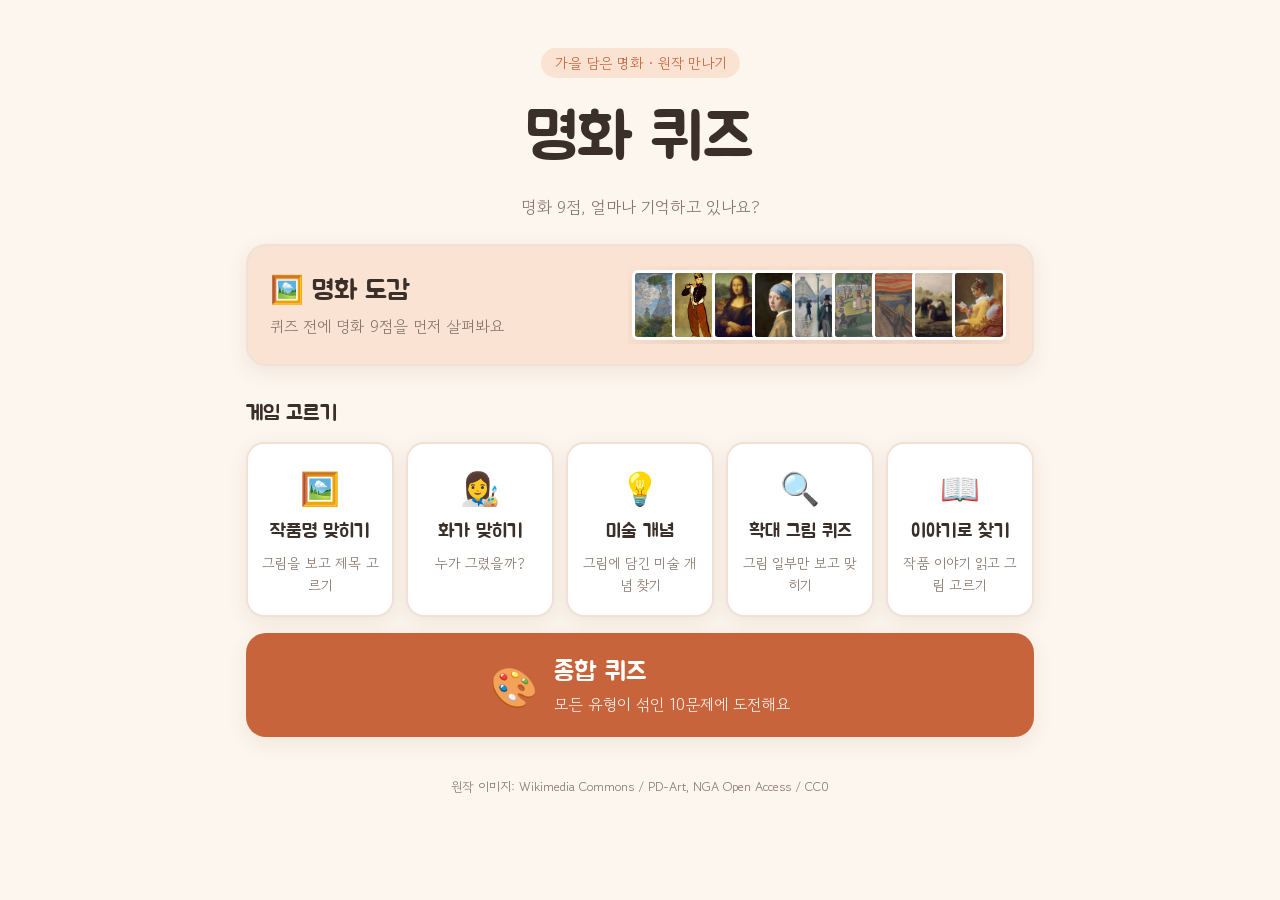
<file: index.html>
<!doctype html>
<html lang="ko">
<head>
  <meta charset="UTF-8" />
  <meta name="viewport" content="width=device-width, initial-scale=1.0" />
  <title>명화 퀴즈</title>
  <link rel="preconnect" href="https://fonts.googleapis.com" />
  <link rel="stylesheet" href="https://fonts.googleapis.com/css2?family=Jua&family=Gowun+Dodum&display=swap" />
  <link rel="stylesheet" href="styles.css" />
</head>
<body>
  <main class="app">
    <!-- 시작 화면 -->
    <section class="screen" id="home">
      <p class="eyebrow">가을 담은 명화 · 원작 만나기</p>
      <h1>명화 퀴즈</h1>
      <p class="lead">명화 9점, 얼마나 기억하고 있나요?</p>

      <button class="gallery-cta" id="open-gallery">
        <span class="cta-text">
          <span class="cta-title">🖼️ 명화 도감</span>
          <span class="cta-desc">퀴즈 전에 명화 9점을 먼저 살펴봐요</span>
        </span>
        <span class="cta-thumbs" id="cta-thumbs"></span>
      </button>

      <h2 class="home-sub">게임 고르기</h2>
      <div class="mode-row" id="mode-grid"></div>

      <button class="mix-card" data-mode="mix">
        <span class="mode-icon">🎨</span>
        <span class="mix-text">
          <span class="mode-name">종합 퀴즈</span>
          <span class="mode-desc">모든 유형이 섞인 10문제에 도전해요</span>
        </span>
      </button>
    </section>

    <!-- 이름 입력 화면 (종합 퀴즈) -->
    <section class="screen hidden" id="name-screen">
      <div class="quiz-top">
        <button class="ghost-btn" id="name-back">← 처음으로</button>
      </div>
      <form class="name-form" id="name-form" novalidate>
        <p class="eyebrow">🎨 종합 퀴즈</p>
        <h2 class="section-title">이름을 입력해 주세요</h2>
        <p class="lead">퀴즈가 끝나면 점수가 선생님께 전달돼요.</p>
        <label class="sr-only" for="player-name">이름</label>
        <input id="player-name" class="name-input" type="text" maxlength="20" autocomplete="off" placeholder="예: 3번 김하늘" />
        <p class="name-error hidden" id="name-error">이름을 입력해야 시작할 수 있어요.</p>
        <button class="primary-btn" type="submit">퀴즈 시작하기</button>
      </form>
    </section>

    <!-- 퀴즈 화면 -->
    <section class="screen hidden" id="quiz">
      <div class="quiz-top">
        <button class="ghost-btn" id="quit">← 처음으로</button>
        <span class="counter" id="counter">1 / 10</span>
        <span class="score-pill" id="score-pill">⭐ 0</span>
      </div>
      <div class="progress"><div class="progress-bar" id="progress-bar"></div></div>

      <p class="q-type" id="q-type"></p>
      <h2 class="q-text" id="q-text"></h2>
      <div class="q-visual" id="q-visual"></div>
      <div class="choices" id="choices"></div>

      <div class="feedback hidden" id="feedback">
        <p class="fb-title" id="fb-title"></p>
        <div class="fb-card" id="fb-card"></div>
        <button class="primary-btn" id="next">다음 문제 →</button>
      </div>
    </section>

    <!-- 결과 화면 -->
    <section class="screen hidden" id="result">
      <p class="eyebrow">퀴즈 끝!</p>
      <div class="stars" id="stars"></div>
      <p class="player-line hidden" id="player-line"></p>
      <h2 class="result-score" id="result-score"></h2>
      <p class="lead" id="result-msg"></p>
      <p class="send-status hidden" id="send-status"></p>
      <div class="review" id="review"></div>
      <div class="result-actions">
        <button class="primary-btn" id="retry">한 번 더 하기</button>
        <button class="ghost-btn" id="home-btn">다른 퀴즈 고르기</button>
      </div>
    </section>

    <!-- 도감 화면 -->
    <section class="screen hidden" id="gallery">
      <div class="quiz-top">
        <button class="ghost-btn" id="gallery-back">← 처음으로</button>
      </div>
      <h2 class="section-title">명화 도감</h2>
      <p class="lead">그림을 누르면 작품 이야기를 볼 수 있어요.</p>
      <div class="gallery-grid" id="gallery-grid"></div>
    </section>

    <footer class="credit">원작 이미지: Wikimedia Commons / PD-Art, NGA Open Access / CC0</footer>
  </main>

  <dialog class="art-dialog" id="art-dialog">
    <div id="dialog-body"></div>
    <form method="dialog"><button class="primary-btn">닫기</button></form>
  </dialog>

  <script src="config.js"></script>
  <script src="data.js"></script>
  <script src="app.js"></script>
</body>
</html>
</file>
<file: styles.css>
:root {
  --bg: #fdf6ee;
  --surface: #ffffff;
  --ink: #3b2f2a;
  --muted: #8a776b;
  --accent: #c8643b;
  --accent-soft: #fbe3d4;
  --green: #4f9a6b;
  --green-soft: #def2e4;
  --red: #d2524b;
  --red-soft: #fbe0de;
  --line: #efe2d5;
  --shadow: 0 6px 20px rgba(120, 80, 50, 0.1);
  --frame: #ffffff;
  --on-accent: #ffffff;
  --star: #f2b33d;
  --backdrop: rgba(40, 25, 15, 0.55);
}

@media (prefers-color-scheme: dark) {
  :root:not([data-theme="light"]) {
    --bg: #1f1915; --surface: #2b231e; --ink: #f3e9e0; --muted: #b9a596;
    --accent: #e9875c; --accent-soft: #4a2f22; --green: #6cc08b; --green-soft: #1f3a2a;
    --red: #ef7a72; --red-soft: #4a2523; --line: #43372f; --shadow: 0 6px 20px rgba(0, 0, 0, 0.35);
    --frame: #3a302a; --on-accent: #1f1915; --star: #f5c35a; --backdrop: rgba(0, 0, 0, 0.65);
    color-scheme: dark;
  }
}
:root[data-theme="dark"] {
  --bg: #1f1915; --surface: #2b231e; --ink: #f3e9e0; --muted: #b9a596;
  --accent: #e9875c; --accent-soft: #4a2f22; --green: #6cc08b; --green-soft: #1f3a2a;
  --red: #ef7a72; --red-soft: #4a2523; --line: #43372f; --shadow: 0 6px 20px rgba(0, 0, 0, 0.35);
  --frame: #3a302a; --on-accent: #1f1915; --star: #f5c35a; --backdrop: rgba(0, 0, 0, 0.65);
  color-scheme: dark;
}

* { box-sizing: border-box; }

body {
  margin: 0;
  background: var(--bg);
  color: var(--ink);
  font-family: "Gowun Dodum", "Apple SD Gothic Neo", "Malgun Gothic", sans-serif;
  line-height: 1.55;
}

button { font: inherit; color: inherit; cursor: pointer; }
.hidden { display: none !important; }

.app {
  max-width: 820px;
  margin: 0 auto;
  padding-block: 24px 40px;
  padding-left: max(16px, env(safe-area-inset-left, 0px));
  padding-right: max(16px, env(safe-area-inset-right, 0px));
}

h1, h2, h3, .mode-name, .counter, .score-pill, .choice, .primary-btn, .fb-title, .result-score {
  font-family: "Jua", "Gowun Dodum", sans-serif;
  font-weight: 400;
}

/* ---------- 시작 화면 ---------- */
#home { text-align: center; padding-top: 24px; }
.eyebrow {
  display: inline-block;
  margin: 0;
  padding: 4px 14px;
  border-radius: 999px;
  background: var(--accent-soft);
  color: var(--accent);
  font-size: 0.9rem;
}
h1 { font-size: clamp(2.6rem, 9vw, 4rem); margin: 12px 0 4px; }
.lead { color: var(--muted); margin: 0 0 24px; font-size: 1.05rem; }

.gallery-cta {
  display: flex;
  flex-wrap: wrap;
  align-items: center;
  justify-content: space-between;
  gap: 16px;
  width: 100%;
  padding: 20px 22px;
  text-align: left;
  border: 2px solid var(--line);
  border-radius: 20px;
  background: var(--accent-soft);
  box-shadow: var(--shadow);
  transition: transform 0.15s;
}
.gallery-cta:hover { transform: translateY(-3px); }
.cta-text { display: grid; gap: 2px; }
.cta-title { font-family: "Jua", sans-serif; font-size: 1.7rem; }
.cta-desc { color: var(--muted); }
.cta-thumbs { display: flex; min-width: 0; max-width: 100%; overflow: hidden; padding: 4px; }
.cta-thumbs img {
  width: 54px;
  height: 70px;
  object-fit: cover;
  border: 3px solid var(--frame);
  border-radius: 6px;
  margin-left: -14px;
  box-shadow: var(--shadow);
}
.cta-thumbs img:first-child { margin-left: 0; }

.home-sub { margin: 32px 0 12px; font-size: 1.3rem; text-align: left; }

.mode-row {
  display: grid;
  grid-template-columns: repeat(5, minmax(0, 1fr));
  gap: 12px;
}
.mode-card {
  display: flex;
  flex-direction: column;
  align-items: center;
  gap: 6px;
  padding: 18px 10px;
  text-align: center;
  border: 2px solid var(--line);
  border-radius: 18px;
  background: var(--surface);
  box-shadow: var(--shadow);
  transition: transform 0.15s, border-color 0.15s;
}
.mode-card:hover, .mix-card:hover { transform: translateY(-3px); border-color: var(--accent); }
.mode-icon { font-size: 2rem; }
.mode-name { font-size: 1.2rem; }
.mode-desc { color: var(--muted); font-size: 0.88rem; }

.mix-card {
  display: flex;
  align-items: center;
  justify-content: center;
  gap: 16px;
  width: 100%;
  margin-top: 16px;
  padding: 20px;
  border: none;
  border-radius: 20px;
  background: var(--accent);
  color: var(--on-accent);
  box-shadow: var(--shadow);
  transition: transform 0.15s;
}
.mix-card .mode-icon { font-size: 2.4rem; }
.mix-text { display: grid; text-align: left; }
.mix-card .mode-name { font-size: 1.6rem; }
.mix-card .mode-desc { color: var(--on-accent); opacity: 0.9; font-size: 1rem; }

/* ---------- 퀴즈 화면 ---------- */
.quiz-top { display: flex; align-items: center; justify-content: space-between; gap: 8px; }
.ghost-btn {
  border: 2px solid var(--line);
  background: var(--surface);
  border-radius: 999px;
  padding: 6px 14px;
  font-size: 0.95rem;
}
.counter { font-size: 1.2rem; }
.score-pill { background: var(--accent-soft); color: var(--accent); border-radius: 999px; padding: 4px 14px; font-size: 1.1rem; }

.progress { height: 10px; background: var(--line); border-radius: 999px; margin: 14px 0 18px; overflow: hidden; }
.progress-bar { height: 100%; width: 0; background: var(--accent); border-radius: 999px; transition: width 0.3s; }

.q-type { margin: 0; color: var(--accent); font-size: 0.95rem; }
.q-text { margin: 4px 0 16px; font-size: clamp(1.4rem, 4.5vw, 1.9rem); }

.q-visual { display: flex; justify-content: center; margin-bottom: 18px; }
.q-visual:empty { display: none; }
.q-image {
  max-width: 100%;
  max-height: 46vh;
  border: 8px solid var(--frame);
  border-radius: 6px;
  box-shadow: var(--shadow);
}

.zoom-wrap { position: relative; }
.zoom-box {
  width: min(100%, 420px);
  aspect-ratio: 4 / 3;
  background-size: 320%;
  background-repeat: no-repeat;
  border: 8px solid var(--frame);
  border-radius: 6px;
  box-shadow: var(--shadow);
}
.zoom-full { display: none; }
.zoom-wrap.revealed .zoom-box { display: none; }
.zoom-wrap.revealed .zoom-full {
  display: block;
  max-width: 100%;
  max-height: 46vh;
  border: 8px solid var(--frame);
  border-radius: 6px;
  box-shadow: var(--shadow);
  animation: pop 0.4s ease;
}

.story-box {
  margin: 0;
  padding: 20px 22px;
  background: var(--surface);
  border-left: 6px solid var(--accent);
  border-radius: 12px;
  box-shadow: var(--shadow);
  font-size: 1.15rem;
}

.choices { display: grid; grid-template-columns: 1fr 1fr; gap: 12px; }
.choice {
  position: relative;
  display: flex;
  align-items: center;
  gap: 10px;
  min-height: 64px;
  padding: 12px 14px;
  text-align: left;
  font-size: 1.15rem;
  border: 2px solid var(--line);
  border-radius: 14px;
  background: var(--surface);
  transition: transform 0.12s, border-color 0.12s;
}
.choice:not(:disabled):hover { transform: translateY(-2px); border-color: var(--accent); }
.choice:disabled { cursor: default; }
.choice-num {
  flex: none;
  display: grid;
  place-items: center;
  width: 28px;
  height: 28px;
  border-radius: 50%;
  background: var(--accent-soft);
  color: var(--accent);
  font-size: 0.95rem;
}
.choice.correct { border-color: var(--green); background: var(--green-soft); }
.choice.correct .choice-num { background: var(--green); color: var(--on-accent); }
.choice.wrong { border-color: var(--red); background: var(--red-soft); animation: shake 0.35s; }
.choice.wrong .choice-num { background: var(--red); color: var(--on-accent); }
.choices .choice:disabled:not(.correct):not(.wrong) { opacity: 0.55; }

.image-choices { grid-template-columns: repeat(4, 1fr); }
.img-choice { flex-direction: column; padding: 8px; }
.img-choice img { width: 100%; height: 150px; object-fit: cover; object-position: center 25%; border-radius: 8px; }
.img-choice .choice-num { position: absolute; top: 12px; left: 12px; background: var(--surface); }
.year-tag { font-size: 0.95rem; }

.feedback {
  margin-top: 20px;
  padding: 18px;
  background: var(--surface);
  border-radius: 18px;
  box-shadow: var(--shadow);
  animation: pop 0.3s ease;
}
.fb-title { margin: 0 0 12px; font-size: 1.5rem; }
.fb-title.ok { color: var(--green); }
.fb-title.no { color: var(--red); }

.art-card { display: grid; grid-template-columns: 160px 1fr; gap: 16px; }
.art-card img { width: 100%; border-radius: 8px; box-shadow: var(--shadow); }
.art-info h3 { margin: 0; font-size: 1.4rem; }
.art-info p { margin: 4px 0; }
.meta { color: var(--muted); font-size: 0.9rem; }
.label { color: var(--accent); font-weight: bold; margin-top: 10px !important; }
.concept-box { margin-top: 10px; padding: 10px 12px; border-radius: 10px; background: var(--bg); }
.concept-box.emph { background: var(--accent-soft); }
.concept-tag { background: var(--accent); color: var(--on-accent); border-radius: 6px; padding: 1px 8px; font-size: 0.8rem; }

.primary-btn {
  display: block;
  width: 100%;
  margin-top: 16px;
  padding: 14px;
  border: none;
  border-radius: 14px;
  background: var(--accent);
  color: var(--on-accent);
  font-size: 1.25rem;
}
.primary-btn:hover { filter: brightness(1.07); }

/* ---------- 결과 ---------- */
#result { text-align: center; padding-top: 24px; }
.stars { font-size: 3.4rem; letter-spacing: 6px; margin-top: 10px; color: var(--line); }
.stars .on { color: var(--star); animation: pop 0.5s ease; }
.result-score { font-size: 2rem; margin: 6px 0; }
.review-title { margin: 8px 0 12px; }
.review-list { display: flex; flex-wrap: wrap; gap: 12px; justify-content: center; }
.review-item {
  width: 130px;
  padding: 8px;
  border: 2px solid var(--line);
  border-radius: 12px;
  background: var(--surface);
  font-size: 0.9rem;
}
.review-item img { width: 100%; height: 100px; object-fit: cover; border-radius: 6px; display: block; margin-bottom: 4px; }
.result-actions { max-width: 360px; margin: 24px auto 0; display: grid; gap: 10px; }
.result-actions .ghost-btn { padding: 12px; }

/* ---------- 도감 ---------- */
.section-title { font-size: 2rem; margin: 16px 0 4px; }
.gallery-grid { display: grid; grid-template-columns: repeat(auto-fill, minmax(170px, 1fr)); gap: 14px; }
.gallery-item {
  display: flex;
  flex-direction: column;
  padding: 10px;
  text-align: left;
  border: 2px solid var(--line);
  border-radius: 14px;
  background: var(--surface);
  transition: transform 0.15s;
}
.gallery-item:hover { transform: translateY(-3px); }
.gallery-item img { width: 100%; height: 180px; object-fit: cover; border-radius: 8px; margin-bottom: 8px; }
.g-title { font-family: "Jua", sans-serif; font-size: 1.1rem; }
.g-artist { color: var(--muted); font-size: 0.9rem; }

.art-dialog {
  width: min(94vw, 1100px);
  max-height: 94vh;
  border: none;
  border-radius: 18px;
  padding: 20px;
  background: var(--surface);
  color: var(--ink);
}
.art-dialog::backdrop { background: var(--backdrop); }

.art-card.big { grid-template-columns: minmax(0, 1.4fr) minmax(0, 1fr); gap: 24px; align-items: center; }
.art-card.big img { width: 100%; max-height: 78vh; object-fit: contain; box-shadow: none; }
.art-card.big .art-info h3 { font-size: 1.9rem; }
.art-card.big .art-info p { font-size: 1.05rem; }

.name-form { max-width: 440px; margin: 32px auto 0; text-align: center; display: grid; gap: 10px; justify-items: center; }
.name-form .section-title, .name-form .lead { margin: 0; }
.name-input {
  width: 100%;
  padding: 14px 16px;
  font: inherit;
  font-size: 1.3rem;
  text-align: center;
  color: var(--ink);
  background: var(--surface);
  border: 2px solid var(--line);
  border-radius: 14px;
}
.name-input:focus { outline: none; border-color: var(--accent); }
.name-error { margin: 0; color: var(--red); }
.sr-only { position: absolute; width: 1px; height: 1px; overflow: hidden; clip: rect(0 0 0 0); white-space: nowrap; }
.player-line { margin: 4px 0 0; font-family: "Jua", sans-serif; font-size: 1.3rem; }
.send-status { display: inline-block; margin: 0 0 16px; padding: 8px 16px; border-radius: 999px; background: var(--line); color: var(--ink); }
.send-status.ok { background: var(--green-soft); color: var(--green); }
.send-status.no { background: var(--red-soft); color: var(--red); }
.inline-btn { border: none; background: none; color: inherit; text-decoration: underline; padding: 0; }

.credit { margin-top: 40px; text-align: center; color: var(--muted); font-size: 0.8rem; }

@keyframes pop { from { transform: scale(0.94); opacity: 0; } to { transform: scale(1); opacity: 1; } }
@keyframes shake { 25% { transform: translateX(-5px); } 75% { transform: translateX(5px); } }

/* ---------- 모바일 ---------- */
@media (max-width: 760px) {
  .mode-row {
    grid-template-columns: none;
    grid-auto-flow: column;
    grid-auto-columns: 42%;
    overflow-x: auto;
    scroll-snap-type: x mandatory;
    padding-bottom: 8px;
  }
  .mode-card { scroll-snap-align: start; }
  .cta-thumbs img { width: 40px; height: 54px; margin-left: -12px; }
}

@media (max-width: 600px) {
  .choices { grid-template-columns: 1fr; }
  .image-choices { grid-template-columns: 1fr 1fr; }
  .img-choice img { height: 120px; }
  .art-card { grid-template-columns: 1fr; }
  .art-card img { max-height: 260px; object-fit: contain; }
  .art-card.big { grid-template-columns: 1fr; }
  .art-card.big img { max-height: 60vh; }
}
</file>
